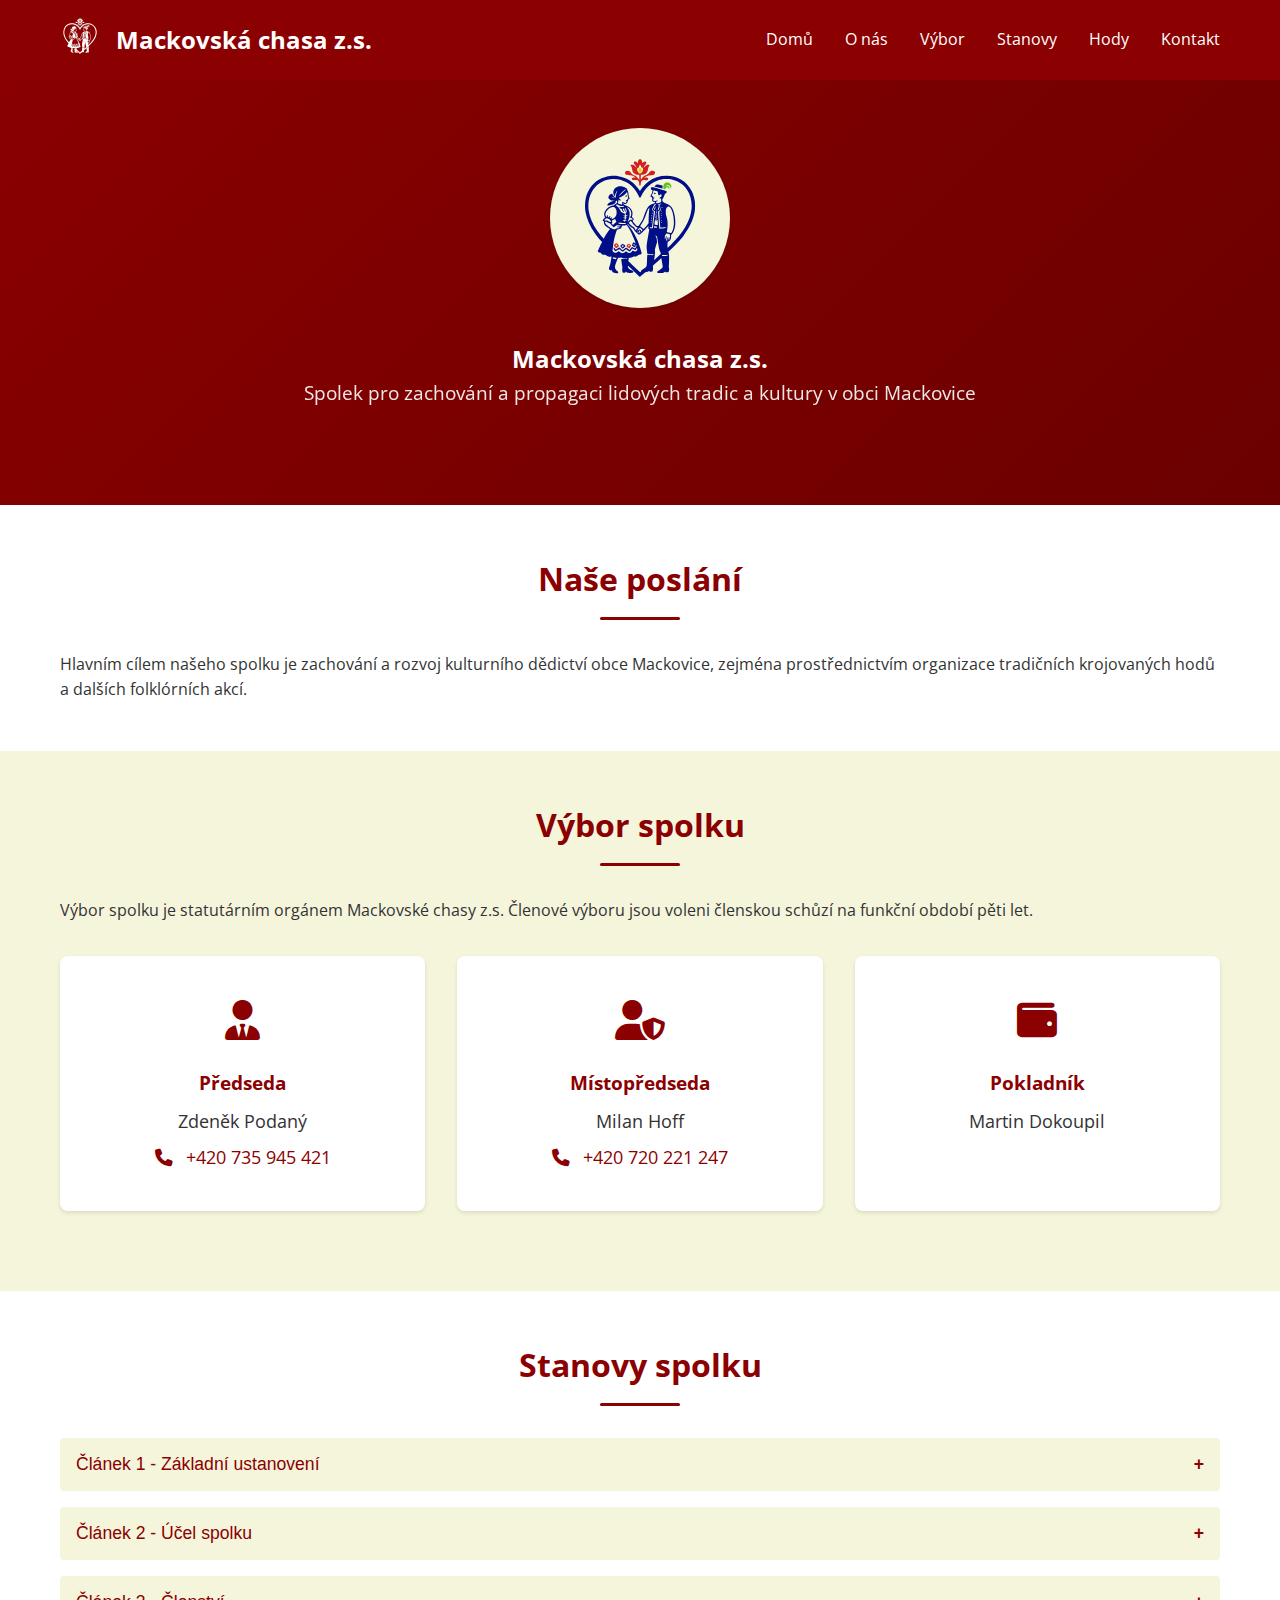
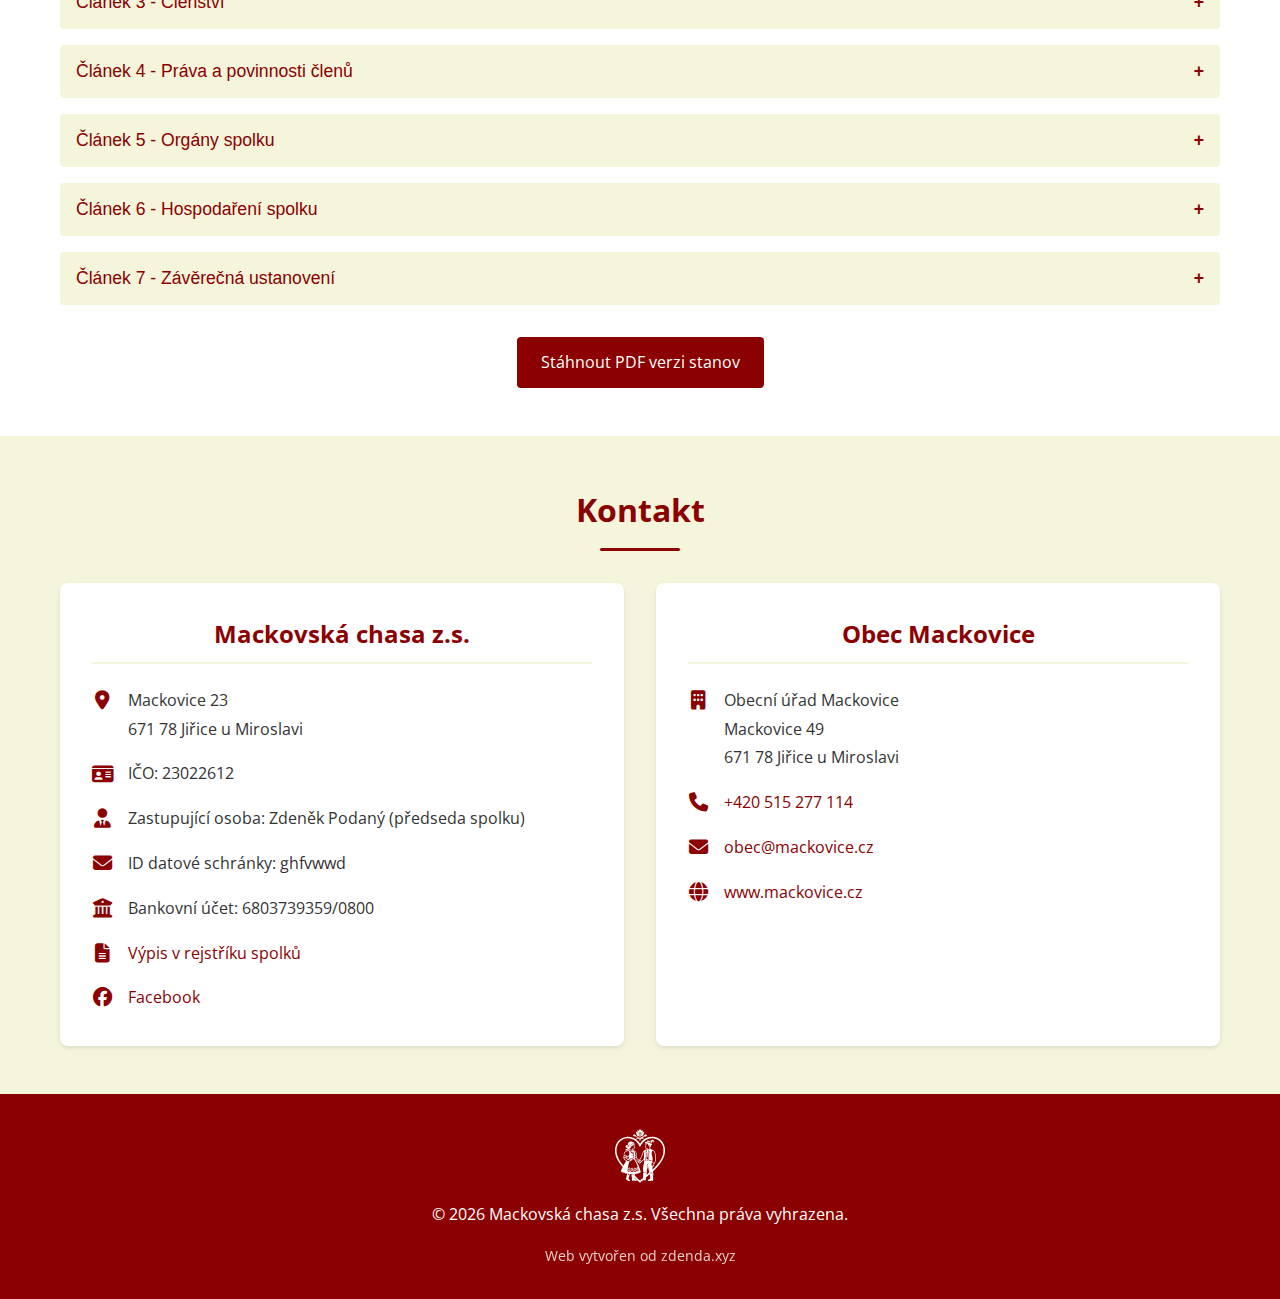
<file: index.html>
<!DOCTYPE html>
<html lang="cs">
<head>
    <meta charset="UTF-8">
    <meta name="viewport" content="width=device-width, initial-scale=1.0">
    <title>Mackovská chasa z.s.</title>
    <link rel="stylesheet" href="css/style.css">
    <link rel="preconnect" href="https://fonts.googleapis.com">
    <link rel="preconnect" href="https://fonts.gstatic.com" crossorigin>
    <link href="https://fonts.googleapis.com/css2?family=Open+Sans:wght@400;600&display=swap" rel="stylesheet">
    <link rel="stylesheet" href="https://cdnjs.cloudflare.com/ajax/libs/font-awesome/6.5.1/css/all.min.css">
</head>
<body>
    <nav class="navbar">
        <div class="container">
            <div class="logo-container">
                <a href="index.html">
                    <img src="img/mackovskachasa_logo.svg" alt="Logo Mackovská chasa z.s." class="logo">
                </a>
                <h1><a href="index.html">Mackovská chasa z.s.</a></h1>
            </div>
            <button class="hamburger" aria-label="Menu">
                <span></span>
                <span></span>
                <span></span>
            </button>
            <ul class="nav-links">
                <li><a href="#domu">Domů</a></li>
                <li><a href="#o-nas">O nás</a></li>
                <li><a href="#výbor">Výbor</a></li>
                <li><a href="#stanovy">Stanovy</a></li>
                <li><a href="hody.html">Hody</a></li>
                <li><a href="#kontakt">Kontakt</a></li>
            </ul>
        </div>
    </nav>

    <section class="hero" id="domu">
        <div class="container">
            <div class="hero-content">
                <img src="img/mackovskachasa_logo.svg" alt="Logo Mackovská chasa z.s." class="hero-logo">
                <h2>Mackovská chasa z.s.</h2>
                <p>Spolek pro zachování a propagaci lidových tradic a kultury v obci Mackovice</p>
            </div>
        </div>
    </section>

    <main>
        <section id="o-nas" class="section">
            <div class="container">
                <h2>Naše poslání</h2>
                <p>Hlavním cílem našeho spolku je zachování a rozvoj kulturního dědictví
                   obce Mackovice, zejména prostřednictvím organizace tradičních
                   krojovaných hodů a dalších folklórních akcí.</p>
            </div>
        </section>

        <section id="výbor" class="section section-alt">
            <div class="container">
                <h2>Výbor spolku</h2>
                <div class="committee-description">
                    <p>Výbor spolku je statutárním orgánem Mackovské chasy z.s. Členové výboru jsou voleni členskou schůzí na funkční období pěti let.</p>
                </div>
                <div class="committee-grid">
                    <div class="committee-member">
                        <div class="member-icon">
                            <i class="fas fa-user-tie"></i>
                        </div>
                        <h4>Předseda</h4>
                        <p>Zdeněk Podaný</p>
                        <p class="member-contact"><i class="fas fa-phone"></i> <a href="tel:+420735945421">+420 735 945 421</a></p>
                    </div>
                    <div class="committee-member">
                        <div class="member-icon">
                            <i class="fas fa-user-shield"></i>
                        </div>
                        <h4>Místopředseda</h4>
                        <p>Milan Hoff</p>
                        <p class="member-contact"><i class="fas fa-phone"></i> <a href="tel:+420720221247">+420 720 221 247</a></p>
                    </div>
                    <div class="committee-member">
                        <div class="member-icon">
                            <i class="fas fa-wallet"></i>
                        </div>
                        <h4>Pokladník</h4>
                        <p>Martin Dokoupil</p>
                    </div>
                </div>
            </div>
        </section>

        <section id="stanovy" class="section">
            <div class="container">
                <h2>Stanovy spolku</h2>
                <div class="statutes-container">
                    <div class="statute-section">
                        <button class="accordion">Článek 1 - Základní ustanovení</button>
                        <div class="accordion-content">
                            <p><strong>Název spolku:</strong> Mackovská chasa z. s.</p>
                            <p><strong>Sídlo spolku:</strong> Mackovice 23, 671 78</p>
                        </div>
                    </div>
                    <div class="statute-section">
                        <button class="accordion">Článek 2 - Účel spolku</button>
                        <div class="accordion-content">
                            <ul>
                                <li>Podpora a rozvoj tradičních lidových zvyků v obci Mackovice a okolí, zejména krojovaných hodů.</li>
                                <li>Zapojení mladých lidí do kulturního a společenského života prostřednictvím účasti na pořádání tradičních akcí.</li>
                                <li>Organizace a koordinace krojovaných hodů a dalších folklórních a kulturních aktivit, které podporují místní tradice a posilují komunitní vazby.</li>
                                <li>Spolupráce s místními spolky, obcí a dalšími organizacemi na zachování a propagaci kulturního dědictví.</li>
                            </ul>
                        </div>
                    </div>
                    <div class="statute-section">
                        <button class="accordion">Článek 3 - Členství</button>
                        <div class="accordion-content">
                            <h4>Vznik členství</h4>
                            <ul>
                                <li>O přijetí nových členů rozhoduje členská schůze hlasováním na základě podané přihlášky.</li>
                            </ul>
                            
                            <h4>Zánik členství</h4>
                            <ul>
                                <li>Členství zaniká na základě písemného oznámení člena o jeho vystoupení ze spolku.</li>
                                <li>Člen může být vyloučen rozhodnutím členské schůze, pokud závažně porušuje stanovy nebo jedná v rozporu s cíli spolku.</li>
                                <li>Členství automaticky zaniká, pokud člen nezaplatí členské příspěvky po dobu delší než 12 měsíců.</li>
                                <li>U fyzické osoby členství zaniká jejím úmrtím.</li>
                            </ul>
                        </div>
                    </div>
                    <div class="statute-section">
                        <button class="accordion">Článek 4 - Práva a povinnosti členů</button>
                        <div class="accordion-content">
                            <h4>Práva členů spolku</h4>
                            <ul>
                                <li>Členové mají právo účastnit se všech schůzí, akcí a projektů organizovaných spolkem.</li>
                                <li>Členové mají právo hlasovat o důležitých záležitostech na členské schůzi, včetně voleb do orgánů spolku a změn stanov.</li>
                                <li>Členové mají právo navrhovat nové aktivity, akce nebo změny týkající se činnosti spolku.</li>
                                <li>Členové mají právo být pravidelně informováni o hospodaření spolku a jeho aktivitách.</li>
                                <li>Každý člen má právo kdykoliv ukončit své členství oznámením o vystoupení.</li>
                            </ul>
                            
                            <h4>Povinnosti členů spolku</h4>
                            <ul>
                                <li>Členové jsou povinni řídit se stanovami spolku a respektovat rozhodnutí členské schůze.</li>
                                <li>Členové jsou povinni přispívat členským příspěvkem ve výši 1000 Kč jednou za dvanáct měsíců.</li>
                                <li>Členové jsou povinni aktivně se podílet na činnosti spolku, například pomáhat při organizaci akcí.</li>
                                <li>Členové jsou povinni jednat v souladu s cíli spolku a nepoškozovat jeho dobré jméno svým chováním nebo jednáním.</li>
                            </ul>
                        </div>
                    </div>
                    <div class="statute-section">
                        <button class="accordion">Článek 5 - Orgány spolku</button>
                        <div class="accordion-content">
                            <h4>Statutární orgán</h4>
                            <ul>
                                <li>Statutárním orgánem spolku je výbor spolku, který se skládá z předsedy, místopředsedy a pokladníka.</li>
                                <li>Členové výboru jsou voleni členskou schůzí na funkční období pět let.</li>
                                <li>Každý člen výboru je oprávněn jednat jménem spolku samostatně.</li>
                                <li>Výbor rozhoduje o všech záležitostech spolku, které nespadají do působnosti členské schůze.</li>
                            </ul>
                            
                            <h4>Výbor spolku</h4>
                            <ol>
                                <li><strong>Složení výboru:</strong>
                                    <ul>
                                        <li>Výbor spolku je kolektivní statutární orgán, který se skládá z:
                                            <ul>
                                                <li>Předsedy,</li>
                                                <li>Místopředsedy,</li>
                                                <li>Pokladníka</li>
                                            </ul>
                                        </li>
                                        <li>Funkční období členů výboru je 5 let.</li>
                                    </ul>
                                </li>
                                <li>Členové výboru jsou volení členskou schůzí na jedno funkční období (5 let).</li>
                                <li><strong>Funkce jednotlivých členů výboru jsou:</strong>
                                    <ul>
                                        <li>Předseda: Svolává a řídí členské schůze, zastupuje spolek navenek, podepisuje jménem spolku důležité dokumenty.</li>
                                        <li>Místopředseda: Zastupuje předsedu v jeho nepřítomnosti a pomáhá mu s plněním jeho úkolů.</li>
                                        <li>Pokladník: Spravuje finance spolku, vede evidenci příjmů a výdajů, připravuje zprávy o hospodaření, může na základě dohody s výborem delegovat některé své povinnosti na jiného člena výboru, přičemž za celkové hospodaření spolku nadále zůstává odpovědný.</li>
                                    </ul>
                                </li>
                                <li><strong>Pravomoci výboru:</strong>
                                    <ul>
                                        <li>Výbor spolku je odpovědný za řízení činnosti spolku, rozhodování o jeho záležitostech a zastupování spolku navenek.</li>
                                        <li>Výbor rozhoduje o:
                                            <ul>
                                                <li>Realizaci aktivit a projektů spolku,</li>
                                                <li>Hospodaření spolku včetně rozdělování finančních prostředků,</li>
                                                <li>Přijímání nových členů.</li>
                                            </ul>
                                        </li>
                                    </ul>
                                </li>
                                <li><strong>Jednání jménem spolku:</strong>
                                    <ul>
                                        <li>Každý člen výboru je oprávněn jednat jménem spolku samostatně.</li>
                                        <li>Výbor však může ve stanovách nebo vnitřních předpisech určit, že některé záležitosti vyžadují souhlas více členů výboru (např. finanční transakce nad určitou částku).</li>
                                    </ul>
                                </li>
                                <li><strong>Schůze výboru:</strong>
                                    <ul>
                                        <li>Výbor se schází podle potřeby, nejméně však jednou za 6 měsíců.</li>
                                        <li>Schůzi výboru svolává předseda, nebo v jeho nepřítomnosti místopředseda.</li>
                                        <li>Výbor je usnášeníschopný, pokud je přítomná nadpoloviční většina jeho členů.</li>
                                        <li>Rozhodnutí výboru jsou přijímána většinou hlasů přítomných členů. Při rovnosti hlasů rozhoduje hlas předsedy.</li>
                                    </ul>
                                </li>
                                <li><strong>Odpovědnost členů výboru:</strong>
                                    <ul>
                                        <li>Členové výboru odpovídají za správné hospodaření spolku a za plnění cílů stanovených členskou schůzí.</li>
                                        <li>Členové výboru vykonávají své funkce bez nároku na odměnu, pokud členská schůze nerozhodne jinak.</li>
                                    </ul>
                                </li>
                                <li><strong>Odvolání členů výboru:</strong>
                                    <ul>
                                        <li>Člen výboru může být odvolán členskou schůzí, pokud závažně poruší stanovy, nebo jedná v rozporu se zájmy spolku.</li>
                                        <li>Člen výboru může také odstoupit, přičemž tuto skutečnost písemně oznámí členské schůzi.</li>
                                    </ul>
                                </li>
                            </ol>
                            
                            <h4>Členská schůze</h4>
                            <ol>
                                <li><strong>Postavení členské schůze:</strong>
                                    <ul>
                                        <li>Členská schůze je nejvyšším orgánem spolku a rozhoduje o všech zásadních otázkách týkajících se činnosti spolku.</li>
                                    </ul>
                                </li>
                                <li><strong>Pravomoci členské schůze</strong>
                                    <ul>
                                        <li>Schvalování stanov a jejich změn.</li>
                                        <li>Volba a odvolávání členů výboru.</li>
                                        <li>Schvalování hospodářských výsledků a zpráv o činnosti spolku.</li>
                                        <li>Rozhodování o výši členských příspěvků.</li>
                                        <li>Rozhodnutí o zrušení spolku nebo jeho sloučení s jiným spolkem.</li>
                                    </ul>
                                </li>
                                <li><strong>Svolávání členské schůze</strong>
                                    <ul>
                                        <li>Členskou schůzi svolává výbor spolku podle potřeby, nejméně však jednou ročně.</li>
                                        <li>Mimořádnou členskou schůzi lze svolat, pokud o to požádá alespoň jedna třetina členů spolku.</li>
                                    </ul>
                                </li>
                                <li><strong>Usnášeníschopnost</strong>
                                    <ul>
                                        <li>Členská schůze je usnášeníschopná, pokud je přítomna nadpoloviční většina členů spolku.</li>
                                        <li>Rozhodnutí členské schůze se přijímají většinou hlasů přítomných členů, pokud stanovy nestanoví jinak.</li>
                                    </ul>
                                </li>
                                <li><strong>Zápis z jednání</strong>
                                    <ul>
                                        <li>O průběhu členské schůze se pořizuje zápis, který podepisuje předseda a zapisovatel. Zápis musí obsahovat přijatá usnesení a výsledky hlasování.</li>
                                    </ul>
                                </li>
                            </ol>
                        </div>
                    </div>
                    <div class="statute-section">
                        <button class="accordion">Článek 6 - Hospodaření spolku</button>
                        <div class="accordion-content">
                            <h4>Zásady hospodaření spolku</h4>
                            <ul>
                                <li>Spolek hospodaří s příjmy z členských příspěvků, darů, dotací, sponzorských příspěvků a výnosů z činnosti spolku.</li>
                                <li>Příspěvky zakladatelů a členů, vložené za účelem pořádání konkrétních akcí, mohou být na základě rozhodnutí členské schůze vráceny z přebytků akce, pokud to umožňuje hospodářský výsledek.</li>
                                <li>Čistý zisk z akcí pořádaných spolkem bude přednostně využit na vrácení prokazatelných nákladů členů spojených s pořádáním akce, přičemž případný přebytek bude ponechán na účtu spolku pro další činnost.</li>
                                <li>Hospodaření spolku podléhá schválení členské schůze, která schvaluje roční zprávu o hospodaření.</li>
                                <li>Přebytky po pokrytí všech nákladů akcí jsou určeny výhradně k financování dalších aktivit spolku.</li>
                                <li>Spolek není zřízen za účelem zisku, přičemž vrácení vkladů členům odpovídá jejich přímým nákladům na konkrétní akci.</li>
                                <li>Spolek může vykonávat vedlejší hospodářskou činnost spočívající v pořádání kulturních, společenských a jiných akcí, v rámci nichž může provozovat prodej vstupenek, občerstvení a jiného zboží za účelem podpory své hlavní činnosti. Zisk z této činnosti bude využit výhradně k financování spolkových aktivit, na rozvoj spolku a zlepšení jeho materiálního zázemí, a to vždy v souladu s jeho účelem.</li>
                            </ul>
                        </div>
                    </div>
                    <div class="statute-section">
                        <button class="accordion">Článek 7 - Závěrečná ustanovení</button>
                        <div class="accordion-content">
                            <h4>Zánik spolku</h4>
                            <ol>
                                <li>Spolek zaniká
                                    <ul>
                                        <li>Rozhodnutím členské schůze o jeho zrušení, přičemž toto rozhodnutí musí být přijato alespoň dvoutřetinovou většinou všech přítomných členů.</li>
                                        <li>Sloučením s jiným spolkem na základě rozhodnutí členské schůze.</li>
                                        <li>Rozhodnutím soudu v případech stanovených zákonem.</li>
                                    </ul>
                                </li>
                                <li>Při zániku spolku se provede jeho likvidace, pokud majetek spolku nepřechází na právního nástupce.</li>
                                <li>Likvidátora jmenuje členská schůze. Likvidátor odpovídá za vypořádání všech závazků spolku a naložení se zbylým majetkem v souladu s účelem spolku.</li>
                                <li>Zbylý majetek spolku po vypořádání všech závazků bude použit výhradně na neziskové účely, a to:
                                    <ul>
                                        <li>Převodem na jiný spolek nebo organizaci s podobným účelem,</li>
                                        <li>Nebo poskytnutím obci Mackovice pro podporu kulturních aktivit.</li>
                                    </ul>
                                </li>
                            </ol>
                        </div>
                    </div>
                </div>
                <div class="button-container">
                    <a href="docs/V2 - Stanovy - Mackovská chasa zs.pdf" class="button" target="_blank">Stáhnout PDF verzi stanov</a>
                </div>
            </div>
        </section>

        <section id="kontakt" class="section section-alt">
            <div class="container">
                <h2>Kontakt</h2>
                <div class="contact-grid">
                    <div class="contact-info">
                        <h3>Mackovská chasa z.s.</h3>
                        <div class="contact-details">
                            <div class="contact-item">
                                <i class="fas fa-map-marker-alt"></i>
                                <div>
                                    <p>Mackovice 23</p>
                                    <p>671 78 Jiřice u Miroslavi</p>
                                </div>
                            </div>
                            <div class="contact-item">
                                <i class="fas fa-id-card"></i>
                                <div>
                                    <p>IČO: 23022612</p>
                                </div>
                            </div>
                            <div class="contact-item">
                                <i class="fas fa-user-tie"></i>
                                <div>
                                    <p>Zastupující osoba: Zdeněk Podaný (předseda spolku)</p>
                                </div>
                            </div>
                            <div class="contact-item">
                                <i class="fas fa-envelope"></i>
                                <div>
                                    <p>ID datové schránky: ghfvwwd</p>
                                </div>
                            </div>
                            <div class="contact-item">
                                <i class="fas fa-university"></i>
                                <div>
                                    <p>Bankovní účet: 6803739359/0800</p>
                                </div>
                            </div>
                            <div class="contact-item">
                                <i class="fas fa-file-alt"></i>
                                <div>
                                    <p><a href="https://or.justice.cz/ias/ui/rejstrik-firma.vysledky?subjektId=1271665&typ=UPLNY" target="_blank" rel="noopener noreferrer">Výpis v rejstříku spolků</a></p>
                                </div>
                            </div>
                            <div class="contact-item">
                                <i class="fab fa-facebook"></i>
                                <div>
                                    <p><a href="https://www.facebook.com/profile.php?id=61574904335853" target="_blank" rel="noopener noreferrer">Facebook</a></p>
                                </div>
                            </div>
                        </div>
                    </div>
                    <div class="contact-info">
                        <h3>Obec Mackovice</h3>
                        <div class="contact-details">
                            <div class="contact-item">
                                <i class="fas fa-building"></i>
                                <div>
                                    <p>Obecní úřad Mackovice</p>
                                    <p>Mackovice 49</p>
                                    <p>671 78 Jiřice u Miroslavi</p>
                                </div>
                            </div>
                            <div class="contact-item">
                                <i class="fas fa-phone"></i>
                                <div>
                                    <p><a href="tel:+420515277114">+420 515 277 114</a></p>
                                </div>
                            </div>
                            <div class="contact-item">
                                <i class="fas fa-envelope"></i>
                                <div>
                                    <p><a href="mailto:obec@mackovice.cz">obec@mackovice.cz</a></p>
                                </div>
                            </div>
                            <div class="contact-item">
                                <i class="fas fa-globe"></i>
                                <div>
                                    <p><a href="https://www.mackovice.cz" target="_blank" rel="noopener noreferrer">www.mackovice.cz</a></p>
                                </div>
                            </div>
                        </div>
                    </div>
                </div>
            </div>
        </section>
    </main>

    <footer>
        <div class="container">
            <div class="footer-content">
                <img src="img/mackovskachasa_logo.svg" alt="Logo Mackovská chasa z.s." class="footer-logo">
                <p>&copy; <span id="year"></span> Mackovská chasa z.s. Všechna práva vyhrazena.</p>
                <p class="footer-credit">Web vytvořen od <a href="https://www.zdenda.xyz" target="_blank" rel="noopener noreferrer">zdenda.xyz</a></p>
            </div>
        </div>
    </footer>

    <script src="js/script.js"></script>
</body>
</html>
</file>
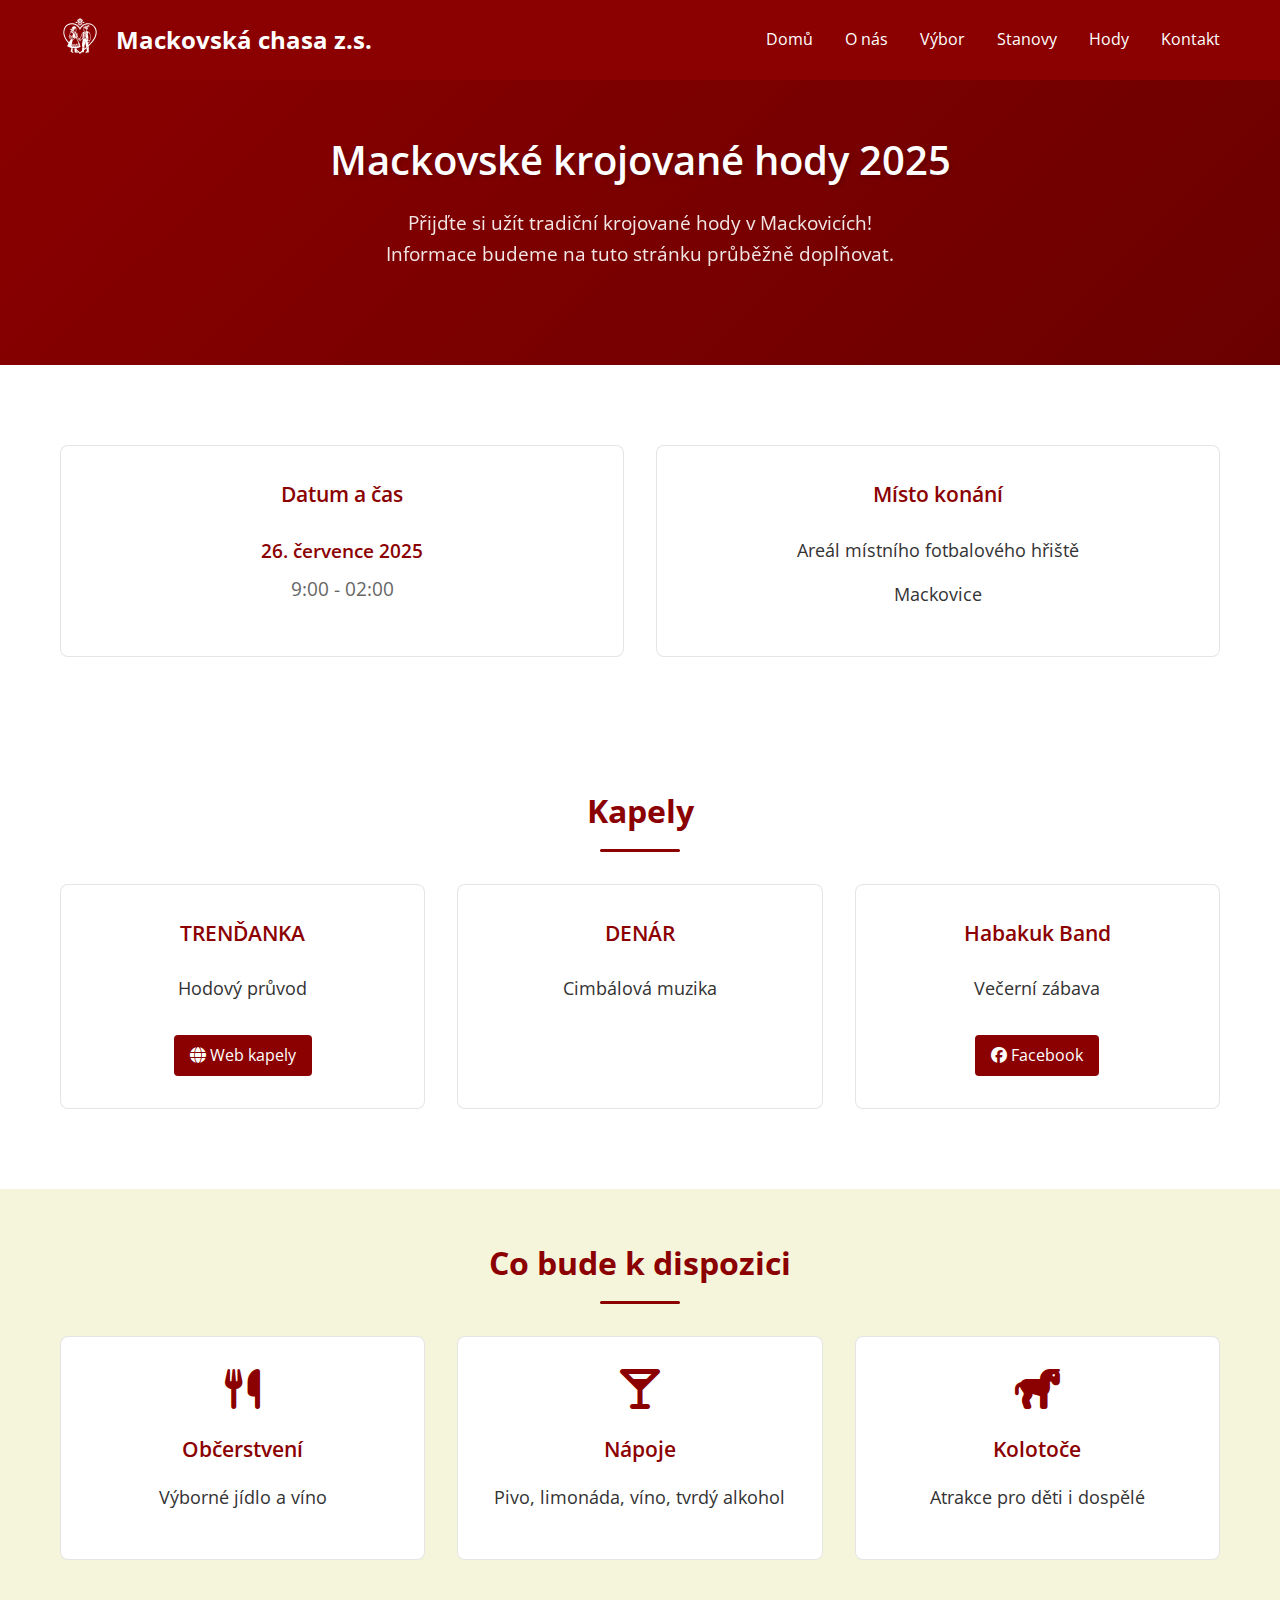
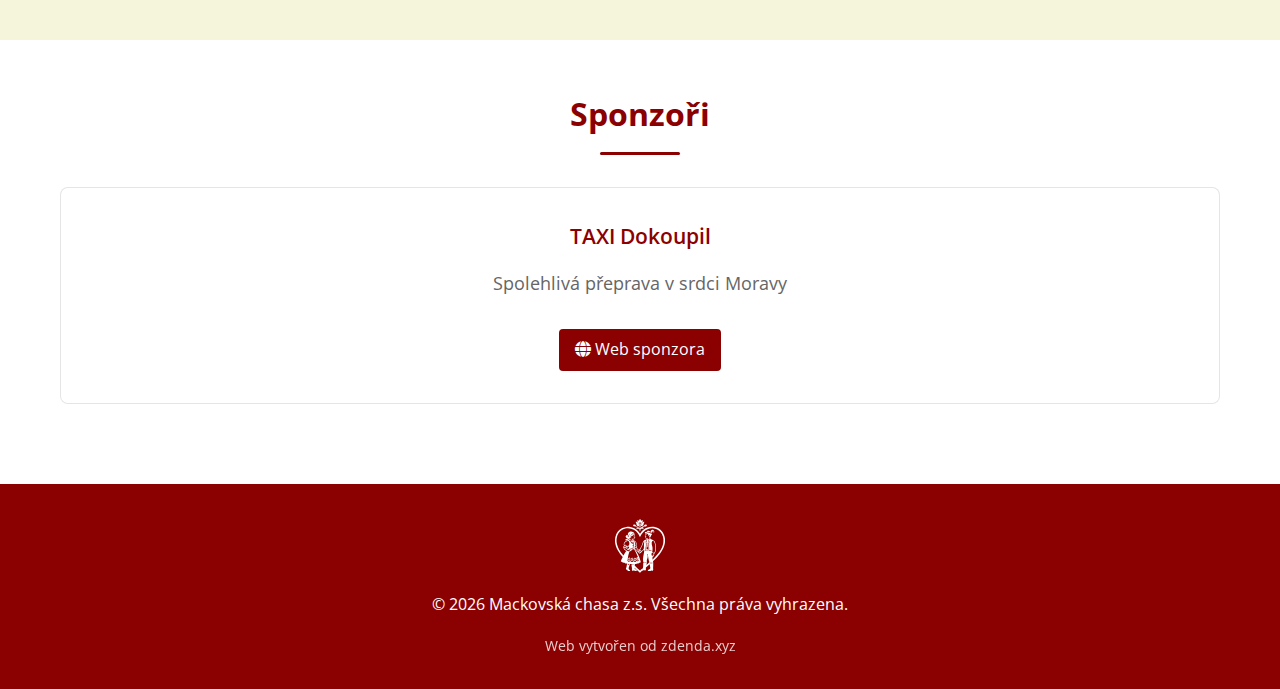
<file: hody.html>
<!DOCTYPE html>
<html lang="cs">
<head>
    <meta charset="UTF-8">
    <meta name="viewport" content="width=device-width, initial-scale=1.0">
    <title>Mackovské krojované hody 2025 | Mackovská chasa z.s.</title>
    <link rel="stylesheet" href="css/style.css">
    <link rel="preconnect" href="https://fonts.googleapis.com">
    <link rel="preconnect" href="https://fonts.gstatic.com" crossorigin>
    <link href="https://fonts.googleapis.com/css2?family=Open+Sans:wght@400;600&display=swap" rel="stylesheet">
    <link rel="stylesheet" href="https://cdnjs.cloudflare.com/ajax/libs/font-awesome/6.5.1/css/all.min.css">
</head>
<body>
    <nav class="navbar">
        <div class="container">
            <div class="logo-container">
                <a href="index.html">
                    <img src="img/mackovskachasa_logo.svg" alt="Logo Mackovská chasa z.s." class="logo">
                </a>
                <h1><a href="index.html">Mackovská chasa z.s.</a></h1>
            </div>
            <button class="hamburger" aria-label="Menu">
                <span></span>
                <span></span>
                <span></span>
            </button>
            <ul class="nav-links">
                <li><a href="index.html#domu">Domů</a></li>
                <li><a href="index.html#o-nas">O nás</a></li>
                <li><a href="index.html#výbor">Výbor</a></li>
                <li><a href="index.html#stanovy">Stanovy</a></li>
                <li><a href="hody.html" class="active">Hody</a></li>
                <li><a href="index.html#kontakt">Kontakt</a></li>
            </ul>
        </div>
    </nav>

    <section class="hero">
        <div class="container">
            <div class="hero-content">
                <h1>Mackovské krojované hody 2025</h1>
                <p>Přijďte si užít tradiční krojované hody v Mackovicích!</p>
                <p>Informace budeme na tuto stránku průběžně doplňovat.</p>
            </div>
        </div>
    </section>

    <main>
        <section class="section">
            <div class="container">
                <div class="hody-info">
                    <div class="hody-dates">
                        <div class="date-card">
                            <h3>Datum a čas</h3>
                            <p class="date">26. července 2025</p>
                            <p class="time">9:00 - 02:00</p>
                        </div>
                        <div class="date-card">
                            <h3>Místo konání</h3>
                            <p>Areál místního fotbalového hřiště</p>
                            <p>Mackovice</p>
                        </div>
                    </div>
                </div>
            </div>
        </section>

        <!-- <section class="section section-alt">
            <div class="container">
                <h2>Program</h2>
                <div class="program-day">
                    <h4>Hlavní program</h4>
                    <ul>
                        <li>9:00 - Požehnání krojované chase v kostele Zasnoubení panny Marie</li>
                        <li>9:15 - Vystoupení malé krojované chasy a předání hodového práva</li>
                        <li>9:30 - Hodový průvod po vesnici</li>
                        <li>16:00 - Hodové odpoledne, vystoupení malé krojované chasy</li>
                        <li>20:00 - Večerní hodová zábava</li>
                        <li>21:00 - Vystoupení velké krojované chasy</li>
                    </ul>
                </div>
            </div>
        </section> -->

        <section class="section">
            <div class="container">
                <h2>Kapely</h2>
                <div class="band-grid">
                    <div class="band-card">
                        <h4>TRENĎANKA</h4>
                        <p>Hodový průvod</p>
                        <a href="https://www.trendanka.cz" class="band-link" target="_blank" rel="noopener noreferrer">
                            <i class="fas fa-globe"></i> Web kapely
                        </a>
                    </div>
                    <div class="band-card">
                        <h4>DENÁR</h4>
                        <p>Cimbálová muzika</p>
                    </div>
                    <div class="band-card">
                        <h4>Habakuk Band</h4>
                        <p>Večerní zábava</p>
                        <a href="https://www.facebook.com/habakukband" class="band-link" target="_blank" rel="noopener noreferrer">
                            <i class="fab fa-facebook"></i> Facebook
                        </a>
                    </div>
                </div>
            </div>
        </section>

        <section class="section section-alt">
            <div class="container">
                <h2>Co bude k dispozici</h2>
                <div class="attractions-grid">
                    <div class="attraction-card">
                        <i class="fas fa-utensils"></i>
                        <h4>Občerstvení</h4>
                        <p>Výborné jídlo a víno</p>
                    </div>
                    <div class="attraction-card">
                        <i class="fas fa-glass-martini-alt"></i>
                        <h4>Nápoje</h4>
                        <p>Pivo, limonáda, víno, tvrdý alkohol</p>
                    </div>
                    <div class="attraction-card">
                        <i class="fas fa-horse"></i>
                        <h4>Kolotoče</h4>
                        <p>Atrakce pro děti i dospělé</p>
                    </div>
                </div>
            </div>
        </section>

        <section class="section">
            <div class="container">
                <h2>Sponzoři</h2>
                <div class="sponsors-grid">
                    <div class="sponsor-card">
                        <h4>TAXI Dokoupil</h4>
                        <p>Spolehlivá přeprava v srdci Moravy</p>
                        <a href="https://taxidokoupil.cz" class="band-link" target="_blank" rel="noopener noreferrer">
                            <i class="fas fa-globe"></i> Web sponzora
                        </a>
                    </div>
                </div>
            </div>
        </section>
    </main>

    <footer>
        <div class="container">
            <div class="footer-content">
                <img src="img/mackovskachasa_logo.svg" alt="Logo Mackovská chasa z.s." class="footer-logo">
                <p>&copy; <span id="year"></span> Mackovská chasa z.s. Všechna práva vyhrazena.</p>
                <p class="footer-credit">Web vytvořen od <a href="https://www.zdenda.xyz" target="_blank" rel="noopener noreferrer">zdenda.xyz</a></p>
            </div>
        </div>
    </footer>

    <script src="js/script.js"></script>
</body>
</html>
</file>
<file: css/style.css>
:root {
    --primary-color: #8B0000;  /* tmavě červená - typická pro moravské kroje */
    --secondary-color: #F5F5DC;  /* béžová - připomíná plátno krojů */
    --text-color: #333;
    --background-color: #fff;
    --border-color: rgba(0, 0, 0, 0.1);
    --hover-color: #6B0000;
}

* {
    margin: 0;
    padding: 0;
    box-sizing: border-box;
}

body {
    font-family: 'Open Sans', sans-serif;
    line-height: 1.6;
    color: var(--text-color);
    background-color: #f9f9f9;
}

.container {
    max-width: 1200px;
    margin: 0 auto;
    padding: 0 20px;
}

/* Navigace */
.navbar {
    background-color: var(--primary-color);
    padding: 1rem 0;
    position: fixed;
    width: 100%;
    top: 0;
    z-index: 1000;
}

.navbar .container {
    display: flex;
    justify-content: space-between;
    align-items: center;
}

.navbar h1 {
    color: white;
    font-size: 1.5rem;
}

.navbar h1 a {
    color: white;
    text-decoration: none;
    transition: color 0.3s;
}

.navbar h1 a:hover {
    color: var(--secondary-color);
}

.nav-links {
    display: flex;
    list-style: none;
    gap: 2rem;
}

.nav-links a {
    color: white;
    text-decoration: none;
    transition: color 0.3s;
}

.nav-links a:hover {
    color: var(--secondary-color);
}

/* Hero sekce */
.hero {
    background: linear-gradient(135deg, var(--primary-color), #6B0000);
    padding: 6rem 0 4rem 0;
    color: white;
    text-align: center;
}

.hero-content {
    max-width: 800px;
    margin: 0 auto;
    padding: 2rem;
}

.hero h1 {
    font-size: 2.5rem;
    margin-bottom: 1rem;
    font-weight: 600;
    text-shadow: 2px 2px 4px rgba(0, 0, 0, 0.2);
}

.hero p {
    font-size: 1.2rem;
    opacity: 0.9;
}

/* Sekce */
.section {
    padding: 3rem 0;
    background-color: var(--background-color);
}

.section-alt {
    background-color: var(--secondary-color);
}

.section h2 {
    color: var(--primary-color);
    font-size: 2rem;
    margin-bottom: 2rem;
    text-align: center;
    position: relative;
    padding-bottom: 1rem;
}

.section h2:after {
    content: '';
    position: absolute;
    bottom: 0;
    left: 50%;
    transform: translateX(-50%);
    width: 80px;
    height: 3px;
    background: var(--primary-color);
    border-radius: 2px;
}

/* Kontakt */
.contact-grid {
    display: grid;
    grid-template-columns: repeat(auto-fit, minmax(300px, 1fr));
    gap: 2rem;
}

.contact-info {
    background: white;
    padding: 2rem;
    border-radius: 8px;
    box-shadow: 0 2px 4px rgba(0,0,0,0.1);
}

.contact-info h3 {
    color: var(--primary-color);
    font-size: 1.5rem;
    margin-bottom: 1.5rem;
    text-align: center;
    padding-bottom: 0.5rem;
    border-bottom: 2px solid var(--secondary-color);
}

.contact-details {
    display: flex;
    flex-direction: column;
    gap: 1rem;
}

.contact-item {
    display: flex;
    align-items: flex-start;
    gap: 1rem;
}

.contact-item i {
    color: var(--primary-color);
    font-size: 1.2rem;
    margin-top: 0.2rem;
    width: 20px;
    text-align: center;
}

.contact-item div {
    flex: 1;
}

.contact-item p {
    margin-bottom: 0.2rem;
}

.contact-info a {
    color: var(--primary-color);
    text-decoration: none;
    transition: color 0.3s;
}

.contact-info a:hover {
    text-decoration: underline;
}

/* Tlačítka */
.button-container {
    margin-top: 2rem;
    text-align: center;
}

.button {
    display: inline-block;
    padding: 0.8rem 1.5rem;
    background-color: var(--primary-color);
    color: white;
    text-decoration: none;
    border-radius: 4px;
    transition: background-color 0.3s ease;
}

.button:hover {
    background-color: #6b0000;
    text-decoration: none;
}

.detail-header {
    padding-top: 8rem;
}

.detail-content {
    max-width: 800px;
    margin: 0 auto;
}

/* Patička */
footer {
    background-color: var(--primary-color);
    color: white;
    padding: 2rem 0;
    text-align: center;
}

/* Hamburger menu */
.hamburger {
    display: none;
    background: none;
    border: none;
    cursor: pointer;
    padding: 0.5rem;
    position: relative;
    z-index: 1001;
}

.hamburger span {
    display: block;
    width: 25px;
    height: 3px;
    background-color: white;
    margin: 5px 0;
    transition: all 0.3s ease;
}

/* Detail spolku */
.committee-grid {
    display: grid;
    grid-template-columns: repeat(auto-fit, minmax(250px, 1fr));
    gap: 2rem;
    margin: 2rem 0;
}

.committee-member {
    text-align: center;
    padding: 2rem;
    background-color: white;
    border-radius: 8px;
    box-shadow: 0 2px 4px rgba(0,0,0,0.1);
    transition: transform 0.3s ease;
}

.member-icon {
    font-size: 2.5rem;
    color: var(--primary-color);
    margin-bottom: 1rem;
}

.committee-member h4 {
    color: var(--primary-color);
    font-size: 1.2rem;
    margin-bottom: 0.5rem;
}

.committee-member p {
    font-size: 1.1rem;
    margin-bottom: 0.5rem;
}

.member-contact {
    margin-top: 0.5rem;
    font-size: 1rem;
}

.member-contact a {
    color: var(--primary-color);
    text-decoration: none;
    transition: color 0.3s;
}

.member-contact a:hover {
    color: #6b0000;
    text-decoration: underline;
}

.member-contact i {
    margin-right: 0.5rem;
    color: var(--primary-color);
}

.section-divider {
    height: 1px;
    background-color: #ddd;
    margin: 3rem 0;
}

.detail-content h3 {
    color: var(--primary-color);
    font-size: 1.8rem;
    margin-bottom: 1.5rem;
    text-align: center;
}

.committee-description {
    width: 100%;
    margin: 0 auto 2rem auto;
    text-align: left;
    padding: 0 rem;
}

.committee-description p {
    margin-bottom: 1rem;
}

/* Responzivní design */
@media (max-width: 768px) {
    .navbar .container {
        flex-direction: row;
        justify-content: space-between;
    }

    .hamburger {
        display: block;
    }

    .nav-links {
        position: fixed;
        top: 0;
        right: -100%;
        width: 100%;
        height: 100vh;
        background-color: var(--primary-color);
        flex-direction: column;
        justify-content: center;
        align-items: center;
        transition: right 0.3s ease;
        margin: 0;
        padding: 4rem 0;
    }

    .nav-links.active {
        right: 0;
    }

    /* Animace pro hamburger menu */
    .hamburger.active span:nth-child(1) {
        transform: rotate(45deg) translate(6px, 6px);
    }

    .hamburger.active span:nth-child(2) {
        opacity: 0;
    }

    .hamburger.active span:nth-child(3) {
        transform: rotate(-45deg) translate(6px, -6px);
    }

    .hero {
        padding: 8rem 2rem 4rem;
    }

    .hero h1 {
        font-size: 2rem;
    }

    .section h2 {
        font-size: 1.8rem;
    }

    .date-card,
    .band-card,
    .attraction-card,
    .sponsor-card {
        padding: 2rem;
    }
}

/* Stanovy */
.statutes-container {
    margin: 2rem 0;
}

.statute-section {
    margin-bottom: 1rem;
}

.accordion {
    width: 100%;
    padding: 1rem;
    text-align: left;
    background-color: var(--secondary-color);
    border: none;
    border-radius: 4px;
    cursor: pointer;
    font-size: 1.1rem;
    color: var(--primary-color);
    transition: background-color 0.3s ease;
    display: flex;
    justify-content: space-between;
    align-items: center;
}

.accordion:after {
    content: '\002B';
    font-weight: bold;
    float: right;
    margin-left: 5px;
}

.accordion.active:after {
    content: '\2212';
}

.accordion:hover {
    background-color: #e6e6c8;
}

.accordion-content {
    max-height: 0;
    overflow: hidden;
    transition: max-height 0.3s ease-out;
    background-color: white;
    padding: 0 1rem;
}

.accordion-content.active {
    max-height: 500px;
    padding: 1rem;
    border: 1px solid var(--secondary-color);
    border-top: none;
    border-radius: 0 0 4px 4px;
}

.button-container {
    display: flex;
    gap: 1rem;
    justify-content: center;
    flex-wrap: wrap;
}

/* Logo styly */
.logo-container {
    display: flex;
    align-items: center;
    gap: 1rem;
}

.logo {
    height: 40px;
    width: auto;
    filter: brightness(0) invert(1);
}

.hero-logo {
    height: 180px;
    width: auto;
    margin-bottom: 1.5rem;
    background-color: var(--secondary-color);
    border-radius: 50%;
    padding: 1.5rem;
    box-shadow: 0 2px 4px rgba(0,0,0,0.1);
}

.footer-content {
    display: flex;
    flex-direction: column;
    align-items: center;
    text-align: center;
}

.footer-logo {
    height: 60px;
    width: auto;
    margin-bottom: 1rem;
    filter: brightness(0) invert(1);
}

.footer-credit {
    margin-top: 1rem;
    font-size: 0.9rem;
    opacity: 0.8;
}

.footer-credit a {
    color: white;
    text-decoration: none;
    transition: color 0.3s;
}

.footer-credit a:hover {
    color: var(--secondary-color);
    text-decoration: underline;
}

/* Responzivní design pro logo */
@media (max-width: 768px) {
    .logo {
        height: 30px;
    }
    
    .hero-logo {
        height: 140px;
    }
    
    .footer-logo {
        height: 50px;
    }
}

/* Hody */
.hody-info {
    max-width: 1200px;
    margin: 0 auto;
}

.hody-dates,
.band-grid,
.attractions-grid,
.sponsors-grid {
    display: grid;
    grid-template-columns: repeat(auto-fit, minmax(280px, 1fr));
    gap: 2rem;
    margin: 2rem 0;
}

.date-card,
.band-card,
.attraction-card,
.sponsor-card {
    background: white;
    padding: 2.5rem;
    border-radius: 12px;
    border: 1px solid var(--border-color);
    height: 100%;
    display: flex;
    flex-direction: column;
    align-items: center;
    text-align: center;
}

.attraction-card i {
    font-size: 2.5rem;
    color: var(--primary-color);
    margin-bottom: 1.5rem;
}

.band-link {
    display: inline-block;
    margin-top: 1rem;
    padding: 0.5rem 1rem;
    background: var(--primary-color);
    color: white;
    text-decoration: none;
    border-radius: 4px;
}

.date-card h3,
.band-card h4,
.attraction-card h4,
.sponsor-card h4 {
    color: var(--primary-color);
    margin-bottom: 1.5rem;
    font-size: 1.3rem;
    font-weight: 600;
    position: relative;
    padding-bottom: 0.5rem;
}

.date-card p,
.band-card p,
.attraction-card p,
.sponsor-card p {
    color: var(--text-color);
    margin-bottom: 1rem;
    line-height: 1.6;
    font-size: 1.1rem;
}

.date-card .date {
    font-size: 1.6rem;
    font-weight: 600;
    color: var(--primary-color);
    margin-bottom: 0.5rem;
}

.date-card .time {
    font-size: 1.2rem;
    color: #666;
    margin-bottom: 1rem;
}

.hody-program {
    margin-bottom: 3rem;
}

.program-day {
    background: white;
    padding: 2.5rem;
    border-radius: 12px;
    border: 1px solid var(--border-color);
    margin: 2rem 0;
}

.program-day h4 {
    color: var(--primary-color);
    margin-bottom: 1rem;
}

.program-day ul {
    list-style: none;
    padding-left: 0;
}

.program-day li {
    margin-bottom: 0.5rem;
    padding-left: 1.5rem;
    position: relative;
}

.program-day li:before {
    content: "•";
    color: var(--primary-color);
    position: absolute;
    left: 0;
}

.band-grid {
    display: grid;
    grid-template-columns: repeat(auto-fit, minmax(250px, 1fr));
    gap: 2rem;
}

.band-card {
    background: white;
    padding: 2rem;
    border-radius: 8px;
    text-align: center;
}

.band-card h4 {
    color: var(--primary-color);
    margin-bottom: 1rem;
}

.chasa-grid {
    display: grid;
    grid-template-columns: repeat(auto-fit, minmax(200px, 1fr));
    gap: 2rem;
}

.sponsors-grid {
    display: grid;
    grid-template-columns: repeat(auto-fit, minmax(150px, 1fr));
    gap: 2rem;
    align-items: center;
}

.media-links {
    display: flex;
    gap: 2rem;
    justify-content: center;
    margin-top: 2rem;
}

.media-link {
    display: flex;
    align-items: center;
    gap: 0.5rem;
    padding: 1rem 2rem;
    background: white;
    border-radius: 8px;
    box-shadow: 0 2px 4px rgba(0,0,0,0.1);
    text-decoration: none;
    color: var(--primary-color);
    transition: transform 0.3s ease;
}

.media-link i {
    font-size: 1.5rem;
}

@media (max-width: 768px) {
    .hody-dates {
        grid-template-columns: 1fr;
    }
    
    .band-grid {
        grid-template-columns: 1fr;
    }
    
    .media-links {
        flex-direction: column;
        align-items: center;
    }
}

/* Atrakce */
.attractions-grid {
    display: grid;
    grid-template-columns: repeat(auto-fit, minmax(250px, 1fr));
    gap: 2rem;
    margin: 2rem 0;
}

.attraction-card {
    background: white;
    padding: 2rem;
    border-radius: 8px;
    text-align: center;
    transition: transform 0.3s ease;
}

.attraction-card i {
    font-size: 2.5rem;
    color: var(--primary-color);
    margin-bottom: 1.5rem;
}

.attraction-card h4 {
    color: var(--primary-color);
    margin-bottom: 0.5rem;
}

/* Kapely */
.band-card {
    background: white;
    padding: 2rem;
    border-radius: 8px;
    text-align: center;
    transition: transform 0.3s ease;
}

.band-card h4 {
    color: var(--primary-color);
    margin-bottom: 1rem;
}

.band-link {
    display: inline-block;
    margin-top: 1rem;
    padding: 0.5rem 1rem;
    background: var(--primary-color);
    color: white;
    text-decoration: none;
    border-radius: 4px;
}

.band-link:hover {
    background: var(--primary-color);
    text-decoration: none;
}

/* Sponzoři */
.sponsor-card {
    background: white;
    padding: 2rem;
    border-radius: 8px;
    text-align: center;
    transition: transform 0.3s ease;
}

.sponsor-card a {
    text-decoration: none;
}

.sponsor-card h4 {
    color: var(--primary-color);
    margin-bottom: 0.5rem;
}

.sponsor-card p {
    color: #666;
}

/* Program */
.program-day {
    background: white;
    padding: 2rem;
    border-radius: 8px;
    margin: 2rem 0;
}

.program-day ul {
    list-style: none;
    padding: 0;
}

.program-day li {
    margin-bottom: 1rem;
    padding-left: 1.5rem;
    position: relative;
}

.program-day li:before {
    content: "•";
    color: var(--primary-color);
    position: absolute;
    left: 0;
}

/* Data */
.date-card {
    background: white;
    padding: 2rem;
    border-radius: 8px;
    text-align: center;
    transition: transform 0.3s ease;
}

.date-card h3 {
    color: var(--primary-color);
    margin-bottom: 1rem;
}

.date-card .date {
    font-size: 1.2rem;
    font-weight: 600;
    margin-bottom: 0.5rem;
}

.date-card .time {
    color: #666;
}
</file>
